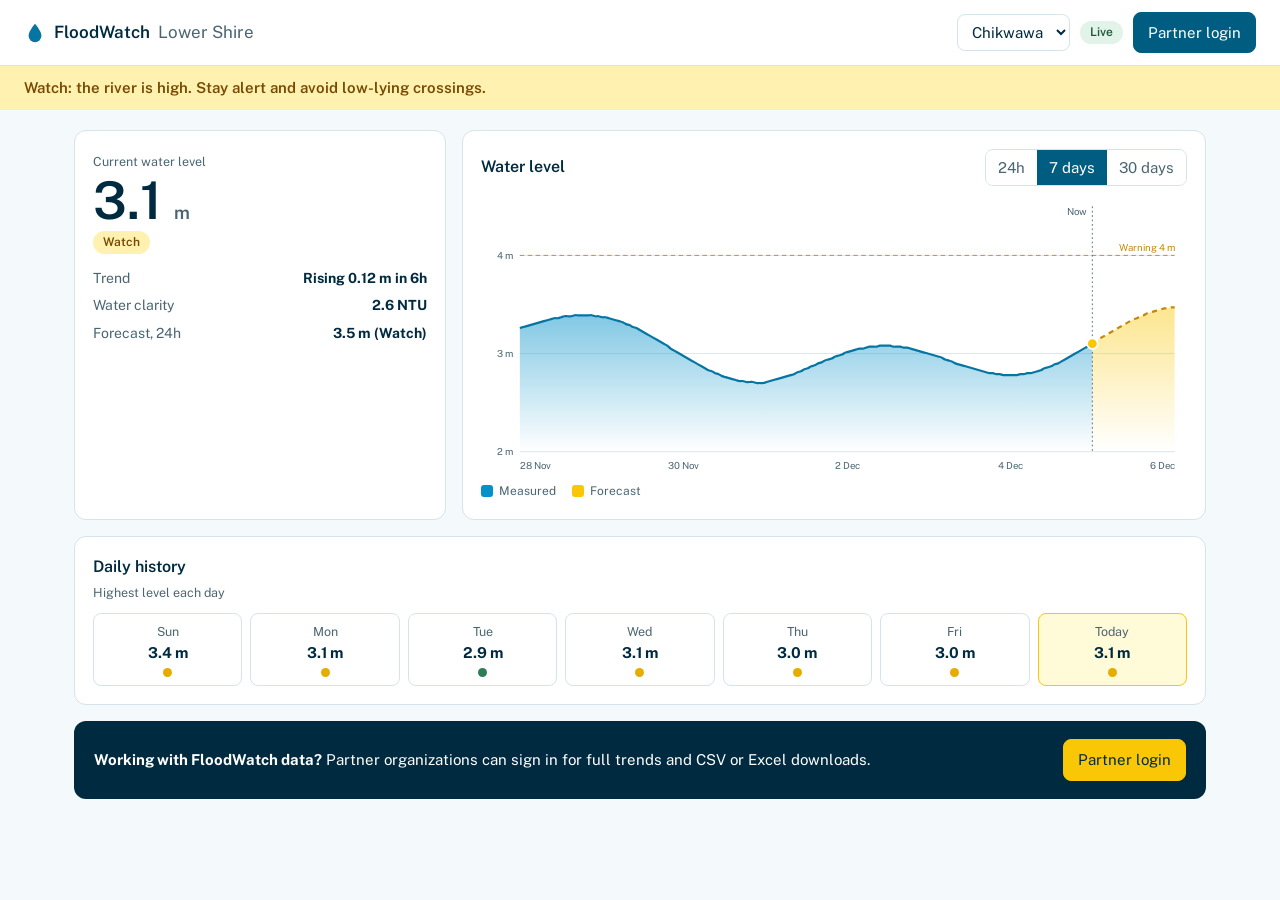
<file: index.html>
<!DOCTYPE html>
<html lang="en">

<head>
    <meta charset="utf-8">
    <meta name="viewport" content="width=device-width,initial-scale=1">
    <title>FloodWatch | Lower Shire river levels</title>
    <link rel="stylesheet" href="css/styles.css">
    <link rel="stylesheet" href="css/public.css">
</head>

<body data-root="">
    <header class="top"><a class="brand" href="index.html">FloodWatch <span>Lower Shire</span></a>
        <div class="row"><label for="station" class="sr">Station</label><select id="station"></select><span class="pill ok">Live</span><a
                class="btn primary" href="login.html">Partner login</a></div>
    </header>
    <div id="banner" class="banner" role="status"></div>
    <main class="wrap">
        <section class="grid two">
            <div class="card"><small>Current water level</small>
                <div class="big"><span id="level">-</span> <small>m</small></div><span id="status" class="pill ok">-</span>
                <div class="facts">
                    <div><span>Trend</span><b id="trend">-</b></div>
                    <div><span>Water clarity</span><b id="turb">-</b></div>
                    <div><span>Forecast, 24h</span><b id="fc">-</b></div>
                </div>
            </div>
            <div class="card">
                <div class="head">
                    <h3>Water level</h3>
                    <div class="seg" id="range"><button data-d="1">24h</button><button data-d="7" class="on">7 days</button><button
                            data-d="30">30 days</button></div>
                </div>
                <div id="chart" class="chart"></div>
                <div class="legend"><span><i style="background:#0491C9"></i>Measured</span><span><i
                            style="background:#FAC706"></i>Forecast</span></div>
            </div>
        </section>
        <section class="card">
            <h3>Daily history</h3><small>Highest level each day</small>
            <div id="days" class="days"></div>
        </section>
        <section class="cta">
            <p><b>Working with FloodWatch data?</b> Partner organizations can sign in for full trends and CSV or Excel downloads.</p><a
                class="btn gold" href="login.html">Partner login</a>
        </section>
    </main>
    <style>
        .sr {
            position: absolute;
            left: -9999px
        }
    </style>
    <script src="js/data.js"></script>
    <script>document.querySelector('.brand').insertAdjacentHTML('afterbegin', FW.logo)</script>
    <script src="js/flood-chart.js"></script>
    <script src="js/public.js"></script>
</body>

</html>
</file>
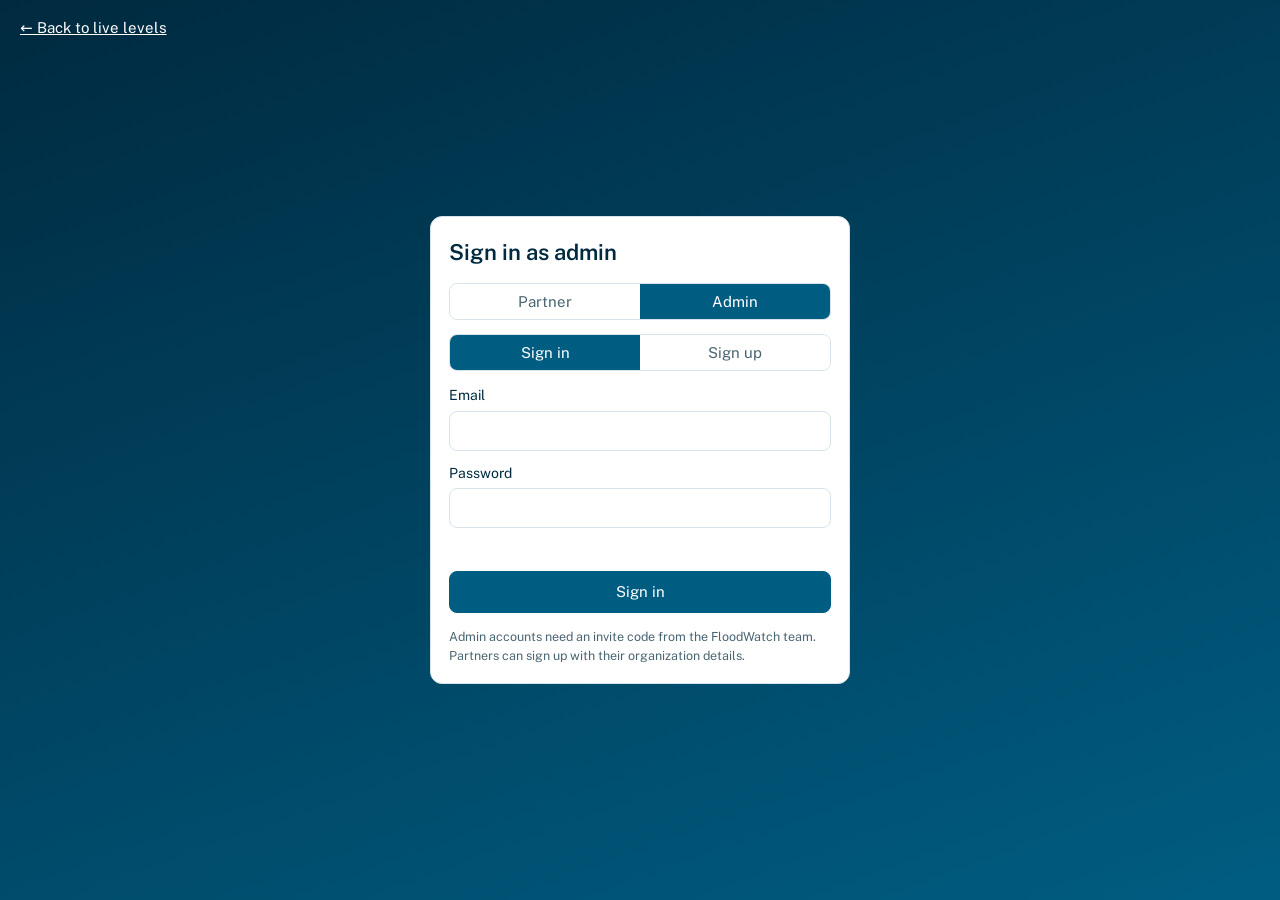
<file: alerts.html>
<!DOCTYPE html>
<html lang="en">

<head>
    <meta charset="utf-8">
    <meta name="viewport" content="width=device-width,initial-scale=1">
    <title>Alerts | FloodWatch Admin</title>
    <link rel="stylesheet" href="/css/styles.css">
    <link rel="stylesheet" href="/css/admin.css">
</head>

<body data-root="/" data-page="alerts">
    <div id="app" class="layout"></div>
    <script src="/js/data.js"></script>
    <script src="/js/flood-chart.js"></script>
    <script src="/js/auth.js"></script>
    <script src="/js/admin.js"></script>
</body>

</html>
</file>
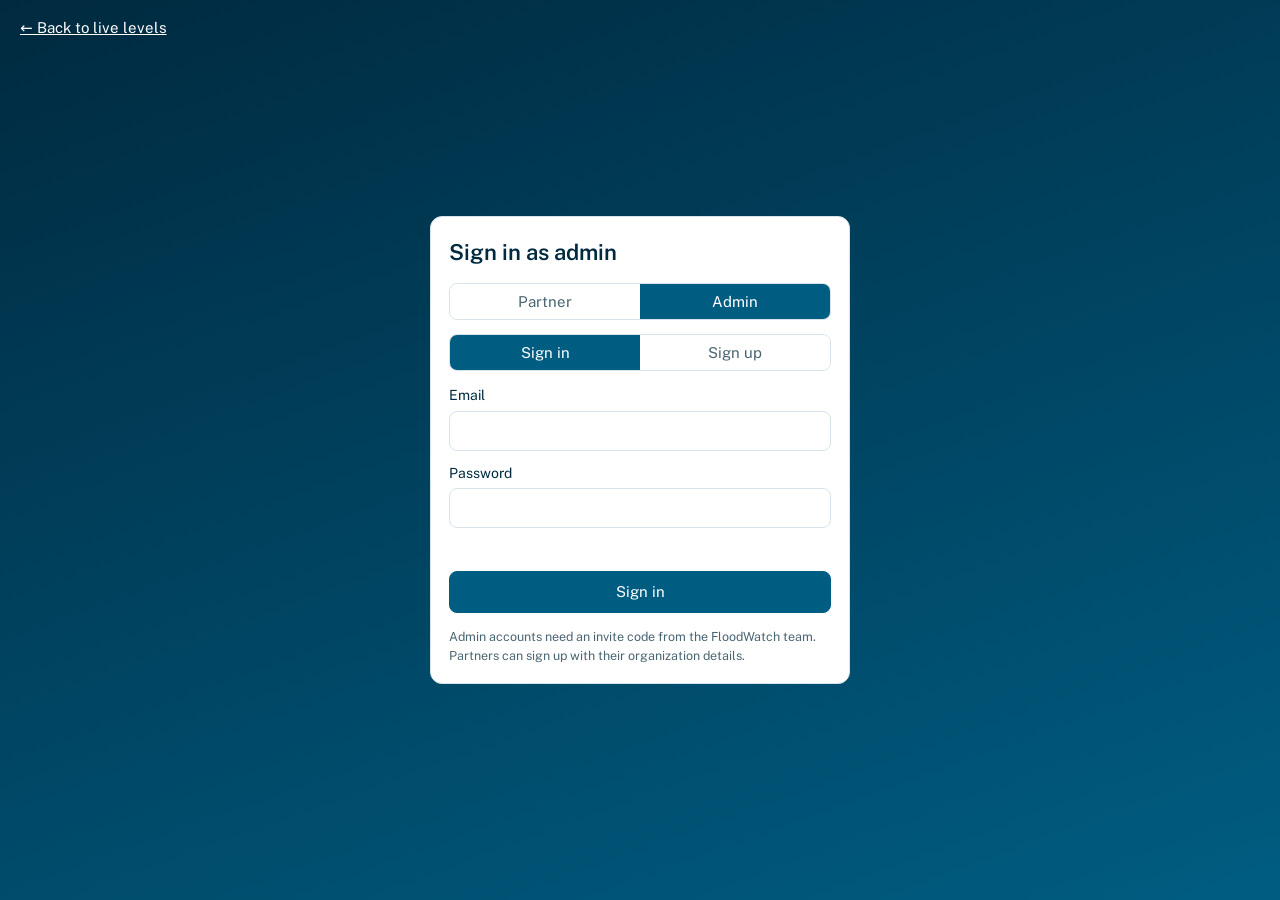
<file: coming-soon.html>
<!DOCTYPE html>
<html lang="en">

<head>
    <meta charset="utf-8">
    <meta name="viewport" content="width=device-width,initial-scale=1">
    <title>Coming soon | FloodWatch Admin</title>
    <link rel="stylesheet" href="/css/styles.css">
    <link rel="stylesheet" href="/css/admin.css">
</head>

<body data-root="/" data-page="soon">
    <div id="app" class="layout"></div>
    <script src="/js/data.js"></script>
    <script src="/js/flood-chart.js"></script>
    <script src="/js/auth.js"></script>
    <script src="/js/admin.js"></script>
</body>

</html>
</file>
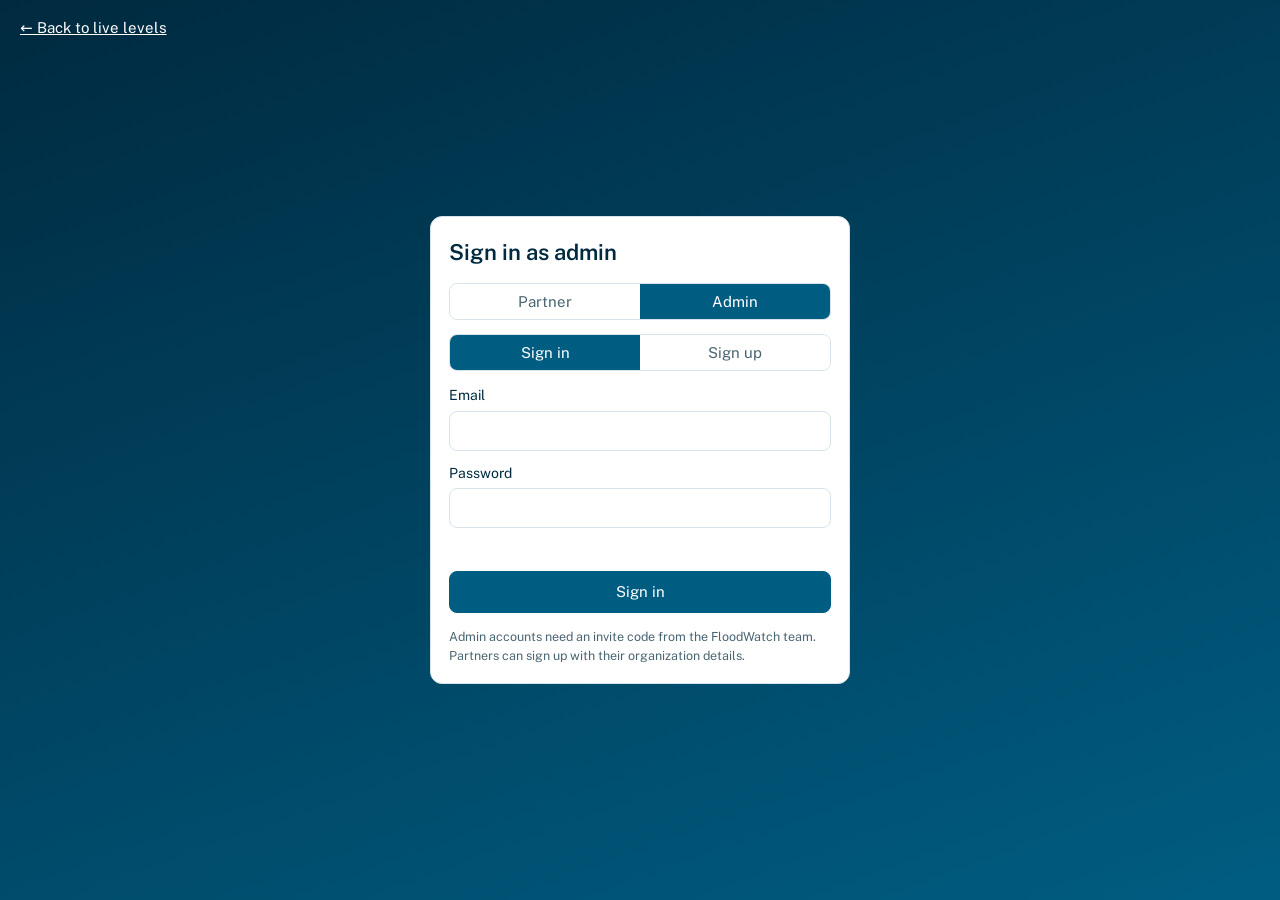
<file: devices.html>
<!DOCTYPE html>
<html lang="en">

<head>
    <meta charset="utf-8">
    <meta name="viewport" content="width=device-width,initial-scale=1">
    <title>Devices | FloodWatch Admin</title>
    <link rel="stylesheet" href="/css/styles.css">
    <link rel="stylesheet" href="/css/admin.css">
</head>

<body data-root="/" data-page="devices">
    <div id="app" class="layout"></div>
    <script src="/js/data.js"></script>
    <script src="/js/flood-chart.js"></script>
    <script src="/js/auth.js"></script>
    <script src="/js/admin.js"></script>
</body>

</html>
</file>
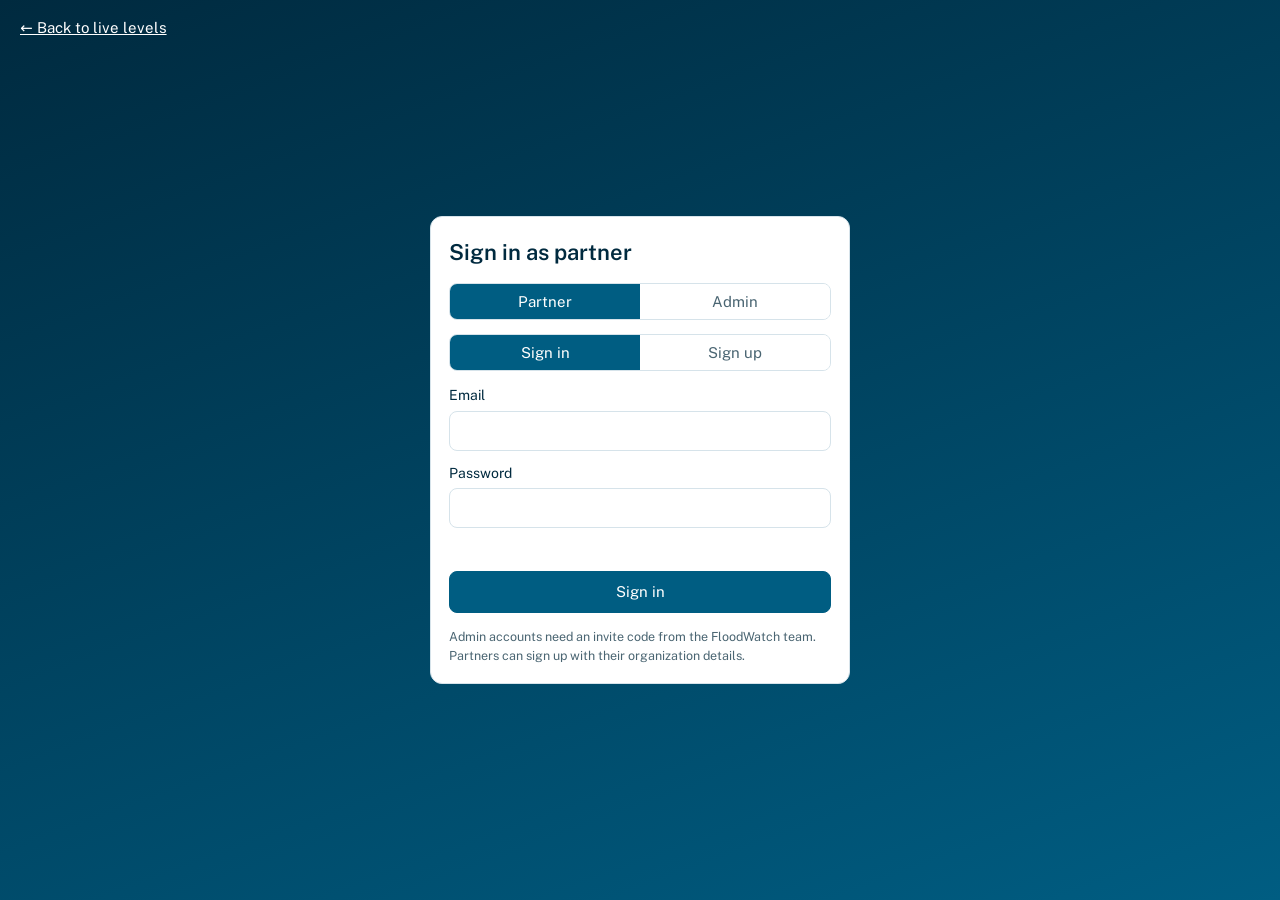
<file: login.html>
<!DOCTYPE html>
<html lang="en">

<head>
    <meta charset="utf-8">
    <meta name="viewport" content="width=device-width,initial-scale=1">
    <title>Sign in | FloodWatch</title>
    <link rel="stylesheet" href="css/styles.css">

    <link rel="stylesheet" href="css/auth.css">
</head>

<body class="auth-page" data-root="">
    <a class="back" href="index.html">&larr; Back to live levels</a>
    <main class="card auth">
        <h1 id="title">Sign in</h1>
        <div class="seg" id="role" aria-label="Account type"><button type="button" data-r="partner">Partner</button><button type="button"
                data-r="admin">Admin</button></div>
        <div class="seg" id="mode"><button type="button" data-m="in">Sign in</button><button type="button" data-m="up">Sign up</button>
        </div>
        <form id="f" novalidate>
            <label class="up">Full name<input name="name" autocomplete="name"></label>
            <label class="up partner">Organization<input name="org" autocomplete="organization"></label>
            <label>Email<input name="email" type="email" autocomplete="email" required></label>
            <label>Password<input name="password" type="password" required></label>
            <label class="up admin">Admin invite code<input name="code" autocomplete="off"></label>
            <p id="err" class="err" role="alert"></p>
            <button class="btn primary" id="go">Sign in</button>
        </form>
        <small>Admin accounts need an invite code from the FloodWatch team. Partners can sign up with their organization details.</small>
    </main>
    <script src="js/auth.js"></script>
    <script src="js/login.js"></script>
</body>

</html>
</file>
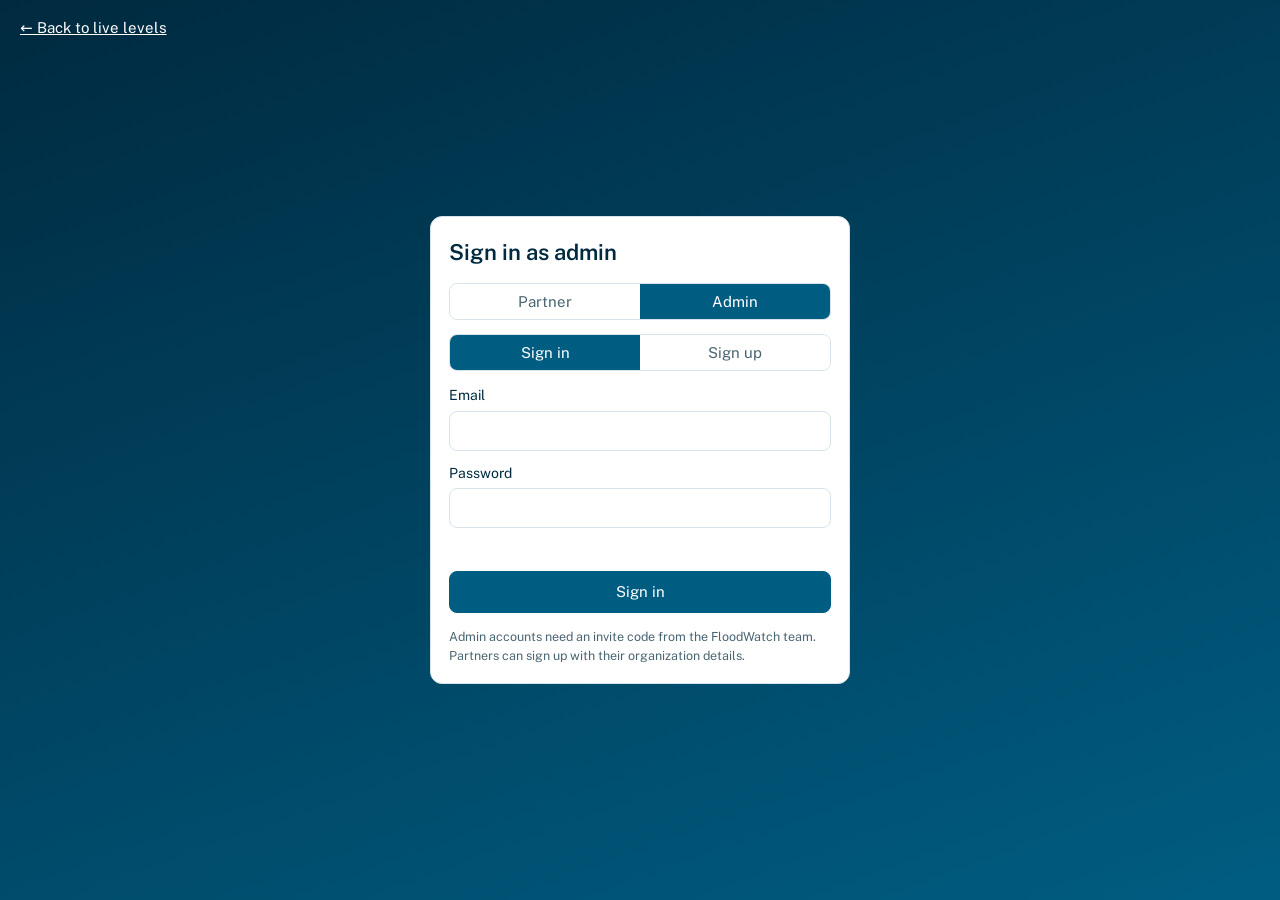
<file: overview.html>
<!DOCTYPE html>
<html lang="en">

<head>
    <meta charset="utf-8">
    <meta name="viewport" content="width=device-width,initial-scale=1">
    <title>Overview | FloodWatch Admin</title>
    <link rel="stylesheet" href="/css/styles.css">
    <link rel="stylesheet" href="/css/admin.css">
</head>

<body data-root="/" data-page="overview">
    <div id="app" class="layout"></div>
    <script src="/js/data.js"></script>
    <script src="/js/flood-chart.js"></script>
    <script src="/js/auth.js"></script>
    <script src="/js/admin.js"></script>
</body>

</html>
</file>
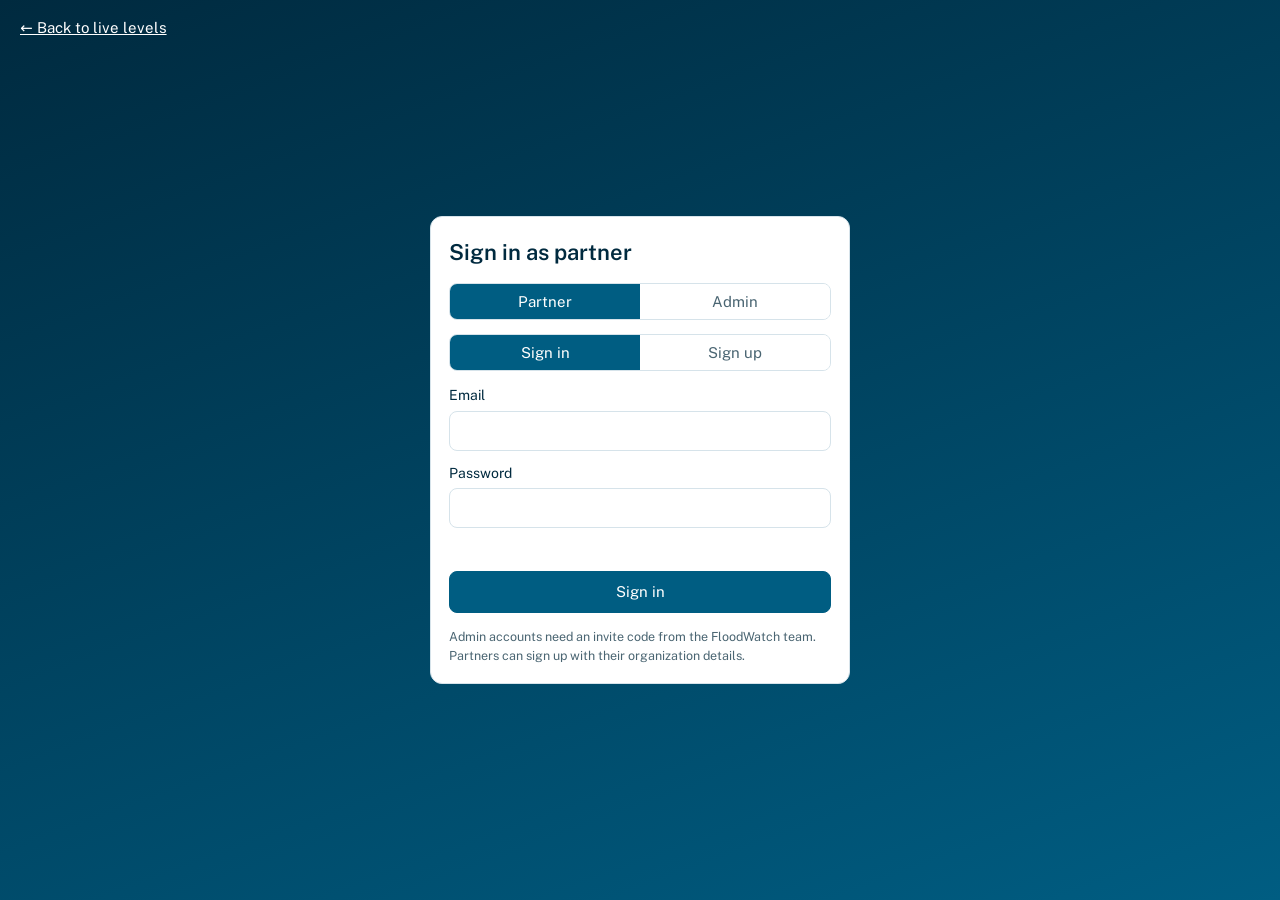
<file: partner-portal.html>
<!DOCTYPE html>
<html lang="en">

<head>
    <meta charset="utf-8">
    <meta name="viewport" content="width=device-width,initial-scale=1">
    <title>Trends | FloodWatch Partner</title>
    <link rel="stylesheet" href="/css/styles.css">
    <link rel="stylesheet" href="/css/partner.css">
</head>

<body data-root="/">
    <header class="top"><a class="brand" href="/index.html">FloodWatch <span>Partner portal</span></a>
        <div class="row"><small id="who"></small><button class="btn" id="out">Sign out</button></div>
    </header>
    <main class="wrap">
        <div class="row"><select id="station" aria-label="Station"></select><select id="days" aria-label="Range">
                <option value="7">Last 7 days</option>
                <option value="14">Last 14 days</option>
                <option value="30" selected>Last 30 days</option>
            </select><span style="flex:1"></span><button class="btn" id="csv">Download CSV</button><button class="btn" id="xls">Download
                Excel</button></div>
        <div class="kpis" id="kpis"></div>
        <div class="card">
            <h3>Water level</h3>
            <div id="chart" class="chart"></div>
        </div>
        <div class="card">
            <h3>Latest readings</h3>
            <div class="scroll">
                <table class="tbl">
                    <thead>
                        <tr>
                            <th>Time</th>
                            <th>Station</th>
                            <th>Level</th>
                            <th>Turbidity</th>
                            <th>Status</th>
                        </tr>
                    </thead>
                    <tbody id="tbody"></tbody>
                </table>
            </div>
        </div>
    </main>
    <script src="/js/data.js"></script>
    <script src="/js/flood-chart.js"></script>
    <script src="/js/auth.js"></script>
    <script src="/js/partner.js"></script>
</body>

</html>
</file>
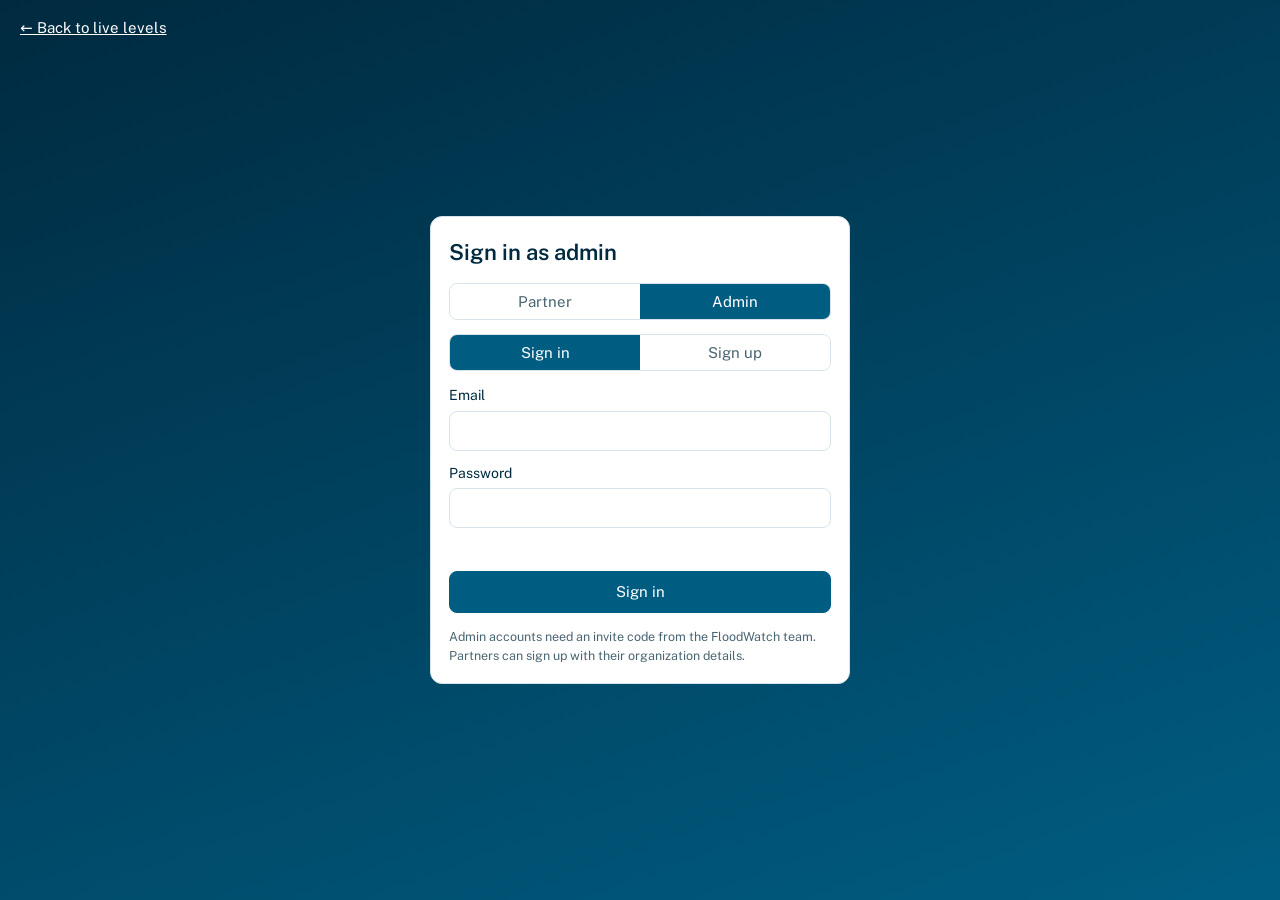
<file: sms-log.html>
<!DOCTYPE html>
<html lang="en">

<head>
    <meta charset="utf-8">
    <meta name="viewport" content="width=device-width,initial-scale=1">
    <title>SMS log | FloodWatch Admin</title>
    <link rel="stylesheet" href="/css/styles.css">
    <link rel="stylesheet" href="/css/admin.css">
</head>

<body data-root="/" data-page="sms-log">
    <div id="app" class="layout"></div>
    <script src="/js/data.js"></script>
    <script src="/js/flood-chart.js"></script>
    <script src="/js/auth.js"></script>
    <script src="/js/admin.js"></script>
</body>

</html>
</file>
<file: css/styles.css>
@import url('https://fonts.googleapis.com/css2?family=Public+Sans:wght@400;600&display=swap');

/* Color Variables and Tokens */
:root {
    --b50: #ECF7FE;
    --b100: #D0EDFF;
    --b200: #9EDAFE;
    --b300: #55C4FF;
    --b400: #09ABEC;
    --b500: #0491C9;
    --b600: #0675A2;
    --b700: #005D82;
    --b800: #00435F;
    --b900: #002A3F;
    --y50: #FFFAD8;
    --y100: #FFF2B0;
    --y200: #FFE682;
    --y300: #FFD74B;
    --y400: #FAC706;
    --y500: #E6AD00;
    --y600: #C38908;
    --y700: #9F6703;
    --y800: #784902;
    --y900: #522E02;
    --bad: #B3382C;
    --bg: #F4F9FB;
    --line: #D6E3EA;
    --mut: #4A6572;
}

/* Base Global Resets */
* {
    box-sizing: border-box;
}

body {
    margin: 0;
    font: 15px/1.55 "Public Sans", system-ui, -apple-system, "Segoe UI", sans-serif;
    background: var(--bg);
    color: var(--b900);
}

a {
    color: var(--b700);
}

h1 {
    font-size: 22px;
    margin: 0;
    font-weight: 600;
}

h3 {
    margin: 0;
    font-size: 16px;
    font-weight: 600;
}

small {
    color: var(--mut);
}

:focus-visible {
    outline: 3px solid var(--y400);
    outline-offset: 2px;
}

/* Top Header Shell */
.top {
    display: flex;
    justify-content: space-between;
    align-items: center;
    gap: 12px;
    flex-wrap: wrap;
    padding: 12px 24px;
    background: #fff;
    border-bottom: 1px solid var(--line);
}

.brand {
    display: flex;
    align-items: center;
    gap: 8px;
    font-weight: 600;
    font-size: 17px;
    color: var(--b900);
    text-decoration: none;
}

.brand svg {
    color: var(--b600);
}

.brand span {
    font-weight: 400;
    color: var(--mut);
}

.row {
    display: flex;
    align-items: center;
    gap: 10px;
    flex-wrap: wrap;
}

/* Global Buttons & Inputs */
.btn {
    font: inherit;
    padding: 8px 14px;
    border-radius: 8px;
    border: 1px solid var(--b600);
    background: #fff;
    color: var(--b700);
    cursor: pointer;
    text-decoration: none;
    display: inline-block;
}

.btn:hover {
    background: var(--b50);
}

.btn.primary {
    background: var(--b700);
    color: #fff;
    border-color: var(--b700);
}

.btn.primary:hover {
    background: var(--b800);
}

.btn.gold {
    background: var(--y400);
    border-color: var(--y400);
    color: var(--b900);
}

.btn.gold:hover {
    background: var(--y300);
}

select,
input {
    font: inherit;
    padding: 8px 10px;
    border: 1px solid var(--line);
    border-radius: 8px;
    background: #fff;
    color: inherit;
    width: 100%;
}

select {
    width: auto;
}

/* Generic Component Blocks */
.card {
    background: #fff;
    border: 1px solid var(--line);
    border-radius: 12px;
    padding: 18px;
    min-width: 0;
}

.head {
    display: flex;
    justify-content: space-between;
    align-items: center;
    gap: 10px;
    margin-bottom: 8px;
    flex-wrap: wrap;
}

.seg {
    display: inline-flex;
    border: 1px solid var(--line);
    border-radius: 8px;
    overflow: hidden;
}

.seg button {
    font: inherit;
    border: 0;
    background: #fff;
    padding: 6px 12px;
    cursor: pointer;
    color: var(--mut);
}

.seg button.on {
    background: var(--b700);
    color: #fff;
}

.toast {
    position: fixed;
    bottom: 20px;
    left: 50%;
    transform: translateX(-50%);
    background: var(--b900);
    color: #fff;
    padding: 10px 16px;
    border-radius: 8px;
    z-index: 9;
}

/* Unified Responsive Media Handlers */
@media(max-width: 820px) {

    .two,
    .half {
        grid-template-columns: 1fr;
    }

    .layout {
        grid-template-columns: 1fr;
    }

    .big {
        font-size: 42px;
    }
}
</file>
<file: css/public.css>
/* Public Display Layout Utilities */
.wrap {
    max-width: 1180px;
    margin: 0 auto;
    padding: 20px 24px 48px;
    display: grid;
    gap: 16px;
}

.grid {
    display: grid;
    gap: 16px;
}

.two {
    grid-template-columns: minmax(0, 1fr) minmax(0, 2fr);
}

.half {
    grid-template-columns: repeat(2, minmax(0, 1fr));
}

/* Dynamic Level Badges and Alert Banners */
.pill {
    display: inline-block;
    padding: 2px 10px;
    border-radius: 99px;
    font-size: 12px;
    font-weight: 600;
}

.pill.ok {
    background: #E2F3EA;
    color: #1F5C3F;
}

.pill.watch {
    background: var(--y100);
    color: var(--y800);
}

.pill.warn {
    background: var(--y300);
    color: var(--y900);
}

.pill.bad {
    background: #FBE5E2;
    color: #8E2A20;
}

.banner {
    padding: 10px 24px;
    font-weight: 600;
}

.banner.ok {
    background: #E2F3EA;
    color: #1F5C3F;
}

.banner.watch {
    background: var(--y100);
    color: var(--y800);
}

.banner.warn {
    background: var(--y300);
    color: var(--y900);
}

.banner.bad {
    background: #FBE5E2;
    color: #8E2A20;
}

/* Large Metric Callouts & Data Tables */
.big {
    font-size: 52px;
    line-height: 1.1;
    font-weight: 600;
}

.big small {
    font-size: 18px;
}

.facts {
    display: grid;
    gap: 6px;
    margin-top: 14px;
    font-size: 14px;
}

.facts div {
    display: flex;
    justify-content: space-between;
    gap: 8px;
}

.facts span {
    color: var(--mut);
}

/* SVG Telemetry Charts */
.chart {
    position: relative;
}

.chart svg {
    width: 100%;
    height: auto;
    display: block;
    touch-action: pan-y;
}

.chart text {
    font: 11px "Public Sans", sans-serif;
    fill: var(--mut);
}

.tip {
    position: absolute;
    top: 0;
    pointer-events: none;
    background: var(--b900);
    color: #fff;
    padding: 6px 10px;
    border-radius: 8px;
    font-size: 12px;
    white-space: nowrap;
    transform: translate(-50%, -110%);
    display: none;
}

.legend {
    display: flex;
    gap: 16px;
    font-size: 12px;
    color: var(--mut);
    margin-top: 6px;
    flex-wrap: wrap;
}

.legend i {
    display: inline-block;
    width: 12px;
    height: 12px;
    border-radius: 3px;
    margin-right: 6px;
    vertical-align: -2px;
}

/* 7-Day Forecast Grid components */
.days {
    display: grid;
    grid-template-columns: repeat(7, minmax(0, 1fr));
    gap: 8px;
    margin-top: 10px;
    text-align: center;
}

.day {
    border: 1px solid var(--line);
    border-radius: 8px;
    padding: 8px;
}

.day.today {
    border-color: var(--y400);
    background: var(--y50);
}

.day small {
    display: block;
}

.dot {
    display: block;
    width: 9px;
    height: 9px;
    border-radius: 50%;
    margin: 4px auto 0;
}

.dot.ok {
    background: #2E7D57;
}

.dot.watch,
.dot.warn {
    background: var(--y500);
}

.dot.bad {
    background: var(--bad);
}

.cta {
    display: flex;
    justify-content: space-between;
    align-items: center;
    gap: 12px;
    flex-wrap: wrap;
    background: var(--b900);
    color: #fff;
    border-radius: 12px;
    padding: 18px 20px;
}

.cta p {
    margin: 0;
}

@media(max-width: 820px) {
    .days {
        grid-template-columns: repeat(4, minmax(0, 1fr));
    }
}
</file>
<file: css/admin.css>
/* Inner App Portal Layout Grid */
.layout {
    display: grid;
    grid-template-columns: 220px minmax(0, 1fr);
    min-height: 100vh;
}

/* Sidebar Dashboard Navigation Menu */
.side {
    background: var(--b900);
    color: #fff;
    padding: 20px 12px;
    display: flex;
    flex-direction: column;
    gap: 2px;
}

.side .brand {
    color: #fff;
    padding: 0 8px 16px;
}

.side .brand svg {
    color: var(--y400);
}

.side .brand span {
    color: var(--b200);
}

.side a {
    color: var(--b100);
    text-decoration: none;
    padding: 8px 10px;
    border-radius: 8px;
    display: flex;
    justify-content: space-between;
}

.side a:hover {
    background: var(--b800);
}

.side a.on {
    background: var(--b700);
    color: #fff;
}

.side em {
    font-style: normal;
    font-size: 11px;
    background: var(--y400);
    color: var(--b900);
    border-radius: 99px;
    padding: 0 7px;
}

/* Main Working Canvas Panel */
.main {
    padding: 20px 24px 48px;
    display: grid;
    gap: 16px;
    align-content: start;
    min-width: 0;
}

.bar {
    display: flex;
    justify-content: space-between;
    align-items: center;
    gap: 12px;
    flex-wrap: wrap;
}

/* Administrative Data Tables */
.scroll {
    overflow-x: auto;
}

.tbl {
    width: 100%;
    border-collapse: collapse;
    font-size: 14px;
}

.tbl th,
.tbl td {
    text-align: left;
    padding: 9px 10px;
    border-bottom: 1px solid var(--line);
    white-space: nowrap;
}

.tbl th {
    color: var(--mut);
    font-weight: 600;
    font-size: 13px;
}

.tbl tr[data-dev] {
    cursor: pointer;
}

.tbl tr.sel {
    background: var(--b50);
}

/* Executive KPI Block Displays */
.kpis {
    display: grid;
    grid-template-columns: repeat(4, minmax(0, 1fr));
    gap: 12px;
}

.kpi span {
    color: var(--mut);
    font-size: 13px;
    display: block;
}

.kpi b {
    font-size: 26px;
    font-weight: 600;
}

.kpi small {
    display: block;
}

/* Log Event Structures & State Placeholders */
.events {
    list-style: none;
    margin: 8px 0 0;
    padding: 0;
    display: grid;
    gap: 10px;
    font-size: 14px;
}

.soon {
    text-align: center;
    padding: 56px 20px;
}

.soon h2 {
    margin: 8px 0;
}

@media(max-width: 820px) {
    .kpis {
        grid-template-columns: repeat(2, minmax(0, 1fr));
    }

    .side {
        flex-direction: row;
        overflow-x: auto;
        padding: 10px;
    }

    .side .brand {
        display: none;
    }

    .side a {
        white-space: nowrap;
    }
}
</file>
<file: css/auth.css>
/* Authentication Fullscreen Layout */
.auth-page {
    display: grid;
    place-items: center;
    min-height: 100vh;
    padding: 20px;
    background: linear-gradient(160deg, var(--b900), var(--b700));
}

.auth {
    width: 100%;
    max-width: 420px;
    display: grid;
    gap: 14px;
}

.auth .seg {
    width: 100%;
}

.auth .seg button {
    flex: 1;
}

.auth label {
    display: grid;
    gap: 4px;
    font-size: 14px;
}

.auth form {
    display: grid;
    gap: 12px;
}

/* Interactive State Visibility Rules mapped to data-attributes */
#f .up {
    display: none;
}

#f[data-mode=up] .up {
    display: grid;
}

#f[data-role=admin] .partner {
    display: none !important;
}

#f[data-role=partner] .admin {
    display: none !important;
}

.err {
    color: var(--bad);
    margin: 0;
    min-height: 1.4em;
    font-size: 14px;
}

.back {
    color: #fff;
    position: fixed;
    top: 16px;
    left: 20px;
}
</file>
<file: css/partner.css>
/* css/partner.css - styles for partner-portal.html */

:root {
    --b50: #ECF7FE;
    --b100: #D0EDFF;
    --b200: #9EDAFE;
    --b500: #0491C9;
    --b600: #0675A2;
    --b700: #005D82;
    --b800: #00435F;
    --b900: #002A3F;
    --y50: #FFFAD8;
    --y100: #FFF2B0;
    --y300: #FFD74B;
    --y400: #FAC706;
    --y600: #C38908;
    --y800: #784902;
    --y900: #522E02;
    --bad: #B3382C;
    --line: #D6E3EA;
    --mut: #4A6572;
}

/* Page layout */
.wrap {
    max-width: 1180px;
    margin: 0 auto;
    padding: 20px 24px 48px;
    display: grid;
    gap: 16px;
}

/* KPI cards */
.kpis {
    display: grid;
    grid-template-columns: repeat(4, minmax(0, 1fr));
    gap: 12px;
}

.kpi span {
    color: var(--mut);
    font-size: 13px;
    display: block;
}

.kpi b {
    font-size: 26px;
    font-weight: 600;
}

/* Table */
.scroll {
    overflow-x: auto;
}

.tbl {
    width: 100%;
    border-collapse: collapse;
    font-size: 14px;
}

.tbl th,
.tbl td {
    text-align: left;
    padding: 9px 10px;
    border-bottom: 1px solid var(--line);
    white-space: nowrap;
}

.tbl th {
    color: var(--mut);
    font-weight: 600;
    font-size: 13px;
}

/* Chart */
.chart {
    position: relative;
}

.chart svg {
    width: 100%;
    height: auto;
    display: block;
    touch-action: pan-y;
}

.chart text {
    font: 11px "Public Sans", sans-serif;
    fill: var(--mut);
}

.tip {
    position: absolute;
    top: 0;
    pointer-events: none;
    display: none;
    background: var(--b900);
    color: #fff;
    padding: 6px 10px;
    border-radius: 8px;
    font-size: 12px;
    white-space: nowrap;
    transform: translate(-50%, -110%);
}

/* Status pills */
.pill {
    display: inline-block;
    padding: 2px 10px;
    border-radius: 99px;
    font-size: 12px;
    font-weight: 600;
}

.pill.ok {
    background: #E2F3EA;
    color: #1F5C3F;
}

.pill.watch {
    background: var(--y100);
    color: var(--y800);
}

.pill.warn {
    background: var(--y300);
    color: var(--y900);
}

.pill.bad {
    background: #FBE5E2;
    color: #8E2A20;
}

/* Phones and small tablets */
@media (max-width: 820px) {
    .wrap {
        padding: 16px;
    }

    .kpis {
        grid-template-columns: repeat(2, minmax(0, 1fr));
    }
}
</file>
